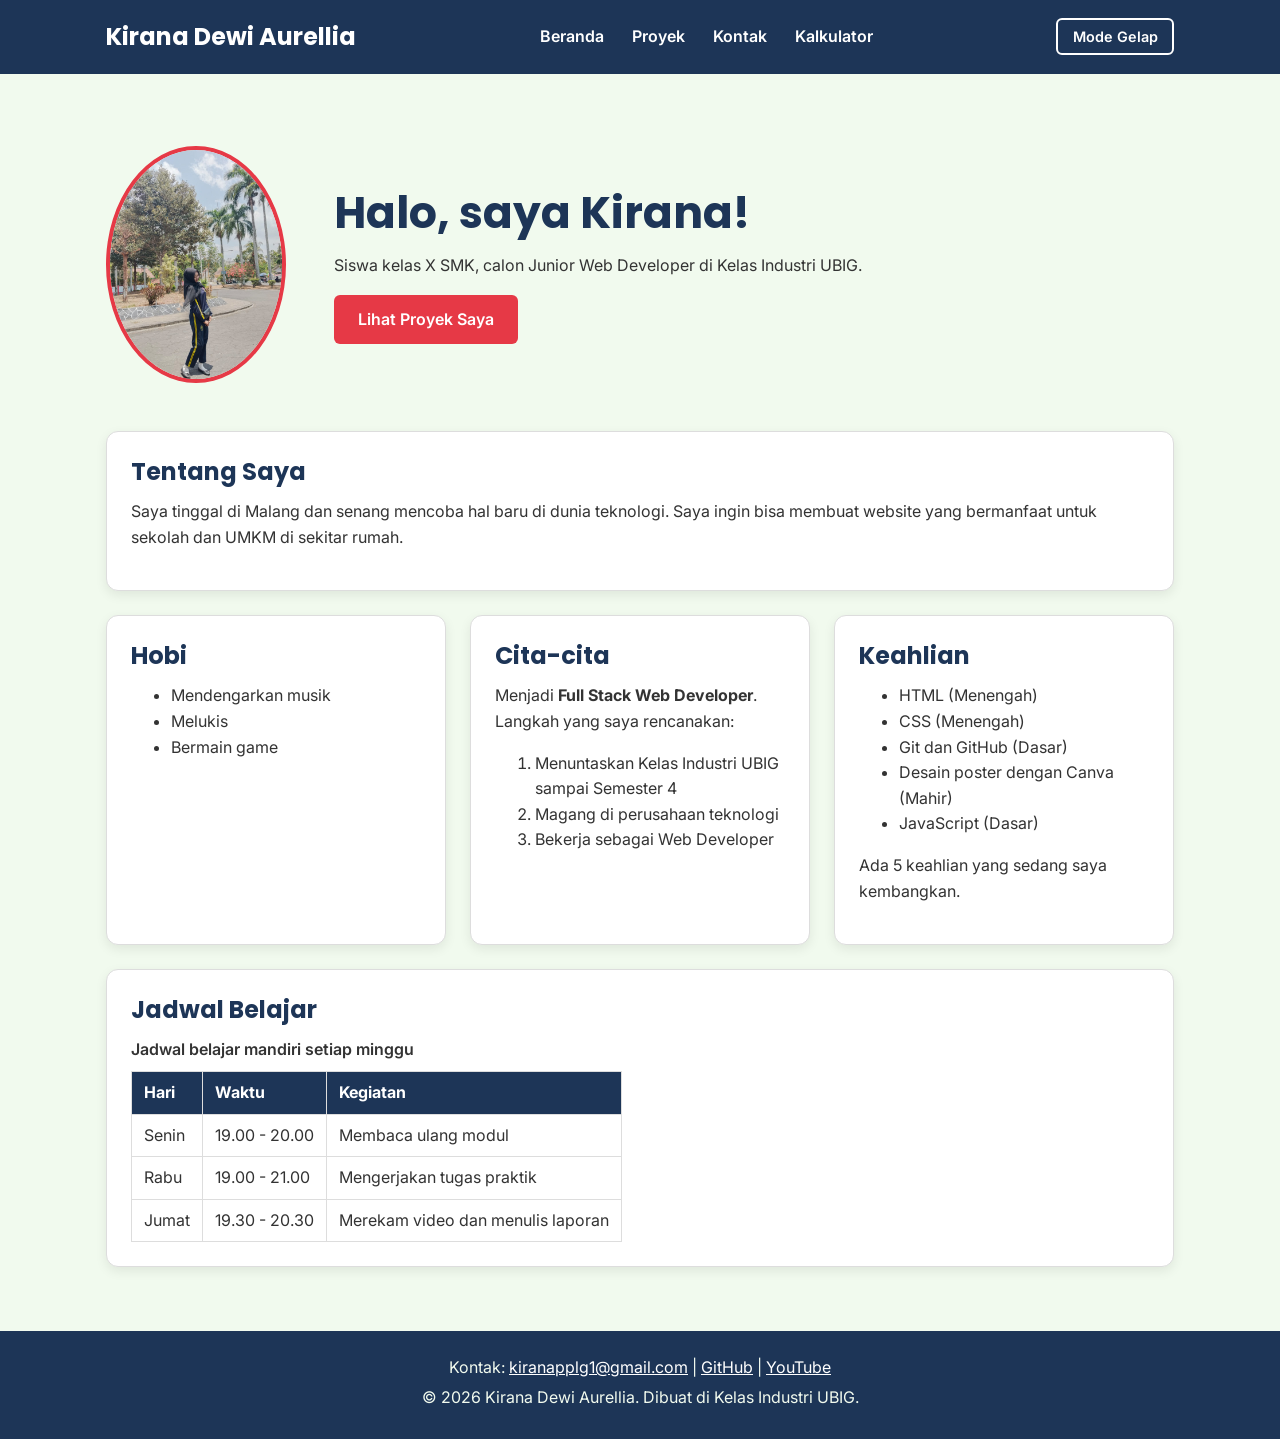
<file: index.html>
<!DOCTYPE html>
<html lang="id">

<head>
  <meta charset="UTF-8">
  <meta name="viewport" content="width=device-width, initial-scale=1.0">
  <title>Kirana Dewi Aurellia | Beranda</title>
  <link rel="preconnect" href="https://fonts.googleapis.com">
  <link rel="preconnect" href="https://fonts.gstatic.com" crossorigin>
  <link href="https://fonts.googleapis.com/css2?family=Inter:wght@400;600&family=Poppins:wght@600;700&display=swap"
    rel="stylesheet">
  <link rel="stylesheet" href="css/style.css">
  <script src="js/main.js" defer></script>
</head>

<body>
  <header>
    <div class="container navbar">
      <h1>Kirana Dewi Aurellia</h1>
      <nav class="menu-laptop">
        <ul>
          <li><a href="index.html">Beranda</a></li>
          <li><a href="proyek.html">Proyek</a></li>
          <li><a href="kontak.html">Kontak</a></li>
          <li><a href="kalkulator.html">Kalkulator</a></li>
        </ul>
      </nav>
      <!-- Tantangan: menu ponsel yang bisa dibuka-tutup -->
      <details class="menu-ponsel">
        <summary>Menu</summary>
        <nav>
          <ul>
            <li><a href="index.html">Beranda</a></li>
            <li><a href="proyek.html">Proyek</a></li>
            <li><a href="kontak.html">Kontak</a></li>
            <li><a href="kalkulator.html">Kalkulator</a></li>
          </ul>
        </nav>
      </details>
      <button type="button" id="tombol-tema" class="tombol-tema">Mode Gelap</button>
    </div>
  </header>

  <main>
    <div class="container">
      <section class="hero">
        <img src="img/foto.jpeg" alt="Foto profil Kirana Dewi Aurellia" width="180">
        <div>
          <h2>Halo, saya Kirana!</h2>
          <p>Siswa kelas X SMK, calon Junior Web Developer di Kelas Industri UBIG.</p>
          <a href="proyek.html" class="tombol">Lihat Proyek Saya</a>
        </div>
      </section>

      <section class="kartu">
        <h2>Tentang Saya</h2>
        <p>Saya tinggal di Malang dan senang mencoba hal baru di dunia teknologi. Saya ingin bisa membuat website yang
          bermanfaat untuk sekolah dan UMKM di sekitar rumah.</p>
      </section>

      <div class="daftar-kartu">
        <section class="kartu">
          <h2>Hobi</h2>
          <ul>
            <li>Mendengarkan musik</li>
            <li>Melukis</li>
            <li>Bermain game</li>
          </ul>
        </section>

        <section class="kartu">
          <h2>Cita-cita</h2>
          <p>Menjadi <strong>Full Stack Web Developer</strong>. Langkah yang saya rencanakan:</p>
          <ol>
            <li>Menuntaskan Kelas Industri UBIG sampai Semester 4</li>
            <li>Magang di perusahaan teknologi</li>
            <li>Bekerja sebagai Web Developer</li>
          </ol>
        </section>

        <section class="kartu">
          <h2>Keahlian</h2>
          <ul id="daftar-skill"></ul>
          <p id="jumlah-skill"></p>
        </section>
      </div>

      <section class="kartu">
        <h2>Jadwal Belajar</h2>
        <table>
          <caption>Jadwal belajar mandiri setiap minggu</caption>
          <thead>
            <tr>
              <th>Hari</th>
              <th>Waktu</th>
              <th>Kegiatan</th>
            </tr>
          </thead>
          <tbody>
            <tr>
              <td>Senin</td>
              <td>19.00 - 20.00</td>
              <td>Membaca ulang modul</td>
            </tr>
            <tr>
              <td>Rabu</td>
              <td>19.00 - 21.00</td>
              <td>Mengerjakan tugas praktik</td>
            </tr>
            <tr>
              <td>Jumat</td>
              <td>19.30 - 20.30</td>
              <td>Merekam video dan menulis laporan</td>
            </tr>
          </tbody>
        </table>
      </section>
    </div>
  </main>

  <footer>
    <p>Kontak: <a href="mailto:kiranapplg1@gmail.com">kiranapplg1@gmail.com</a> |
      <a href="https://github.com/kiranadewiaurellia" target="_blank">GitHub</a> |
      <a href="http://www.youtube.com/@kiranapplg1" target="_blank">YouTube</a>
    </p>
    <p>&copy; 2026 Kirana Dewi Aurellia. Dibuat di Kelas Industri UBIG.</p>
  </footer>
</body>

</html>
</file>
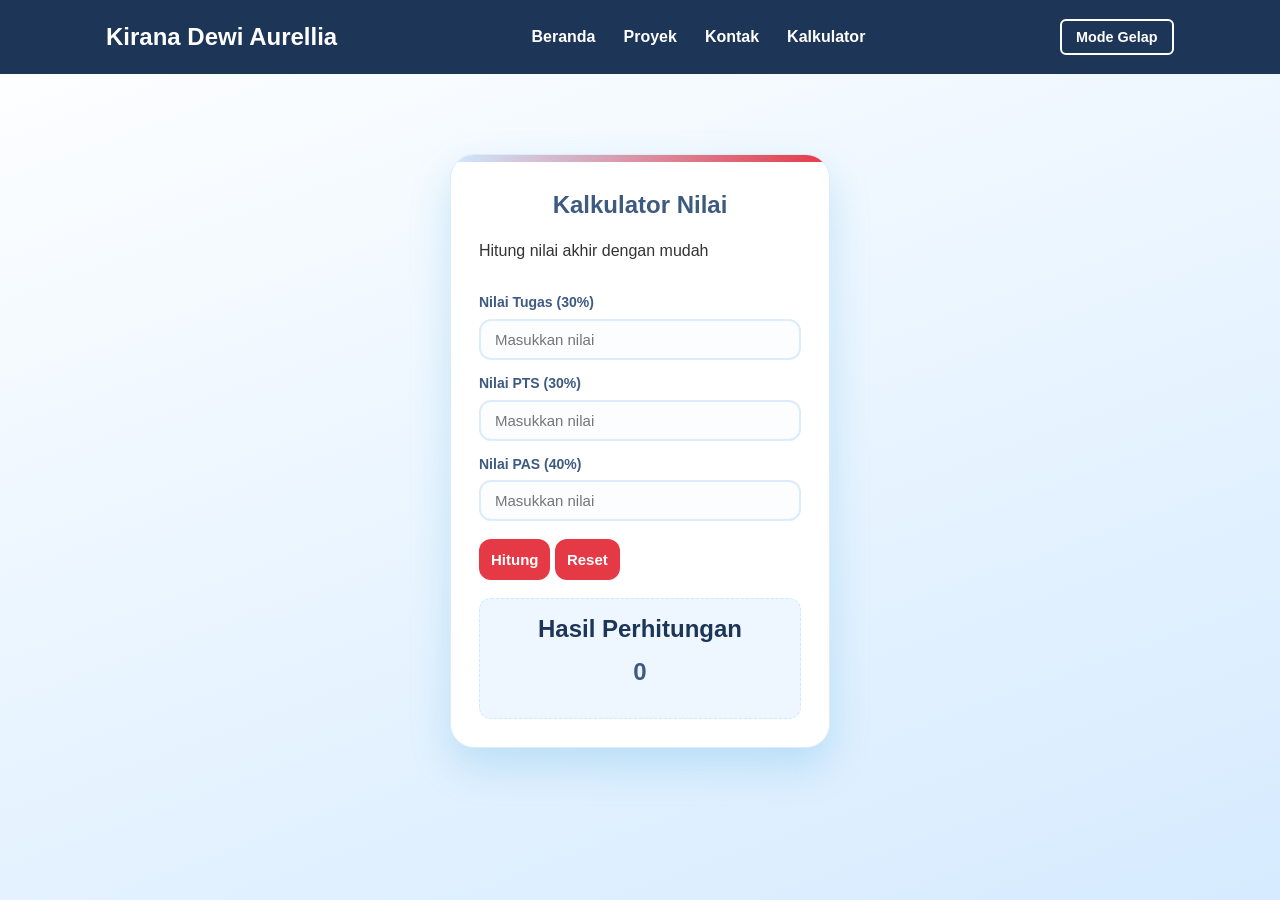
<file: kalkulator.html>
<!DOCTYPE html>
<html lang="id">
<head>
    <meta charset="UTF-8">
    <meta name="viewport" content="width=device-width, initial-scale=1.0">

    <title>Kalkulator Nilai | Kirana</title>

    <link rel="stylesheet" href="css/style.css">
    <link rel="stylesheet" href="css/kalkulator.css">
    <script src="js/main.js" defer></script>
</head>

<body>

    <header>
        <div class="container navbar">
            <h1>Kirana Dewi Aurellia</h1>

            <nav class="menu-laptop">
                <ul>
                    <li><a href="index.html">Beranda</a></li>
                    <li><a href="proyek.html">Proyek</a></li>
                    <li><a href="kontak.html">Kontak</a></li>
                    <li><a href="kalkulator.html">Kalkulator</a></li>
                </ul>
            </nav>
            <button type="button" id="tombol-tema" class="tombol-tema">Mode Gelap</button>
        </div>
    </header>

    <main>
        <section class="kalkulator">

            <h1>Kalkulator Nilai</h1>
            <p class="subtitle">Hitung nilai akhir dengan mudah</p>

            <div class="form-group">
                <label>Nilai Tugas (30%)</label>
                <input type="number" id="tugas" placeholder="Masukkan nilai">
            </div>

            <div class="form-group">
                <label>Nilai PTS (30%)</label>
                <input type="number" id="pts" placeholder="Masukkan nilai">
            </div>

            <div class="form-group">
                <label>Nilai PAS (40%)</label>
                <input type="number" id="pas" placeholder="Masukkan nilai">
            </div>

            <div class="button-group">
                <button onclick="hitungNilai()">Hitung</button>
                <button class="reset" onclick="resetNilai()">Reset</button>
            </div>

            <div id="hasil" class="hasil">
                <h2>Hasil Perhitungan</h2>
                <h1 id="nilaiAkhir">0</h1>
                <p id="predikat"></p>
                <p id="keterangan"></p>
            </div>
        
            </a>

        </section>
    </main>

    <script src="kalkulator.js"></script>

</body>
</html>
</file>
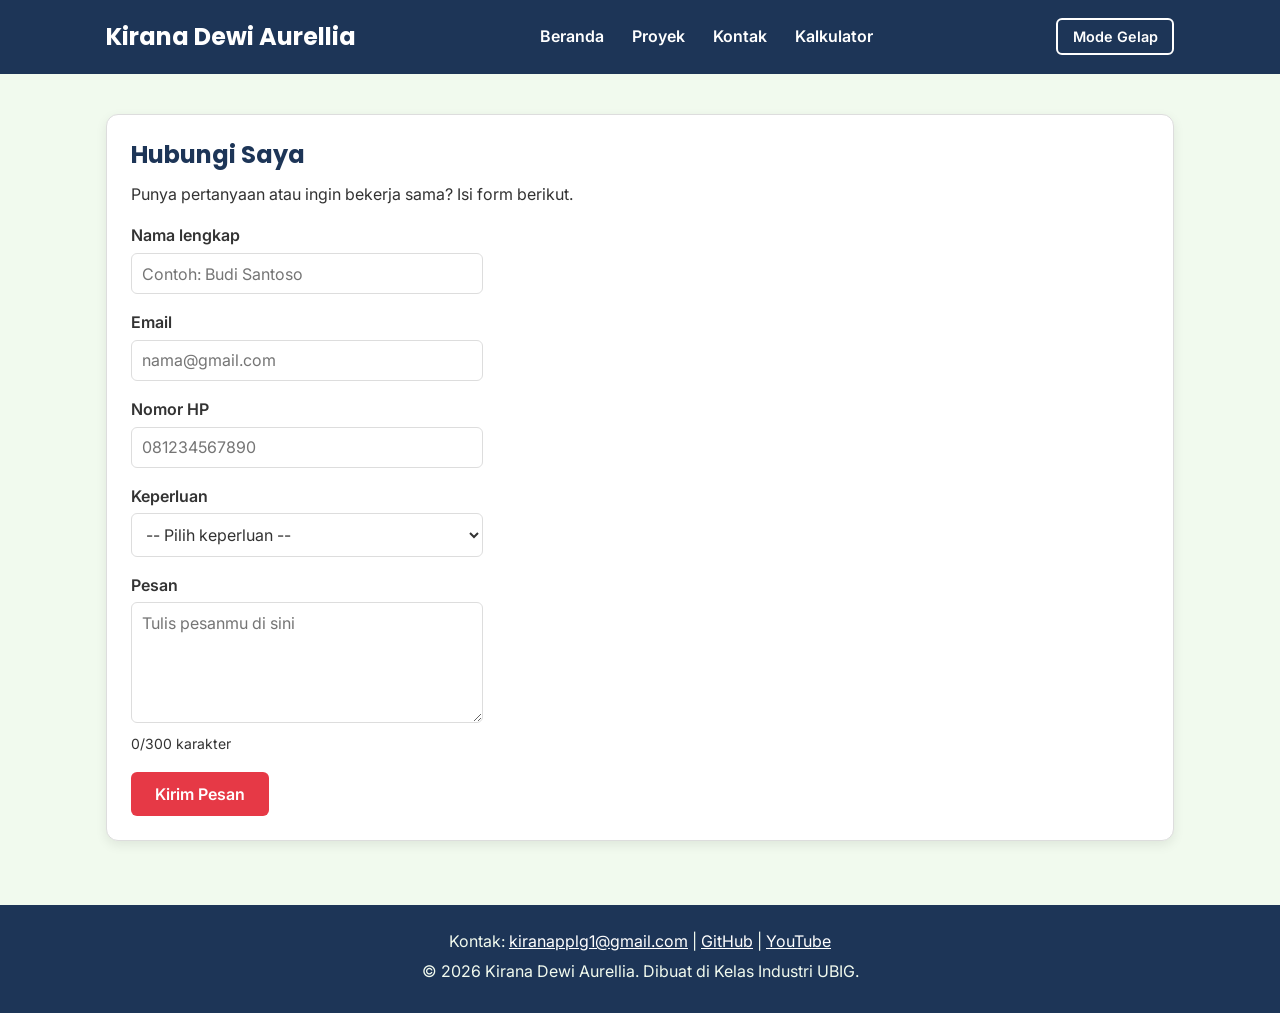
<file: kontak.html>
<!DOCTYPE html>
<html lang="id">

<head>
  <meta charset="UTF-8">
  <meta name="viewport" content="width=device-width, initial-scale=1.0">
  <title>Kirana Dewi Aurellia | Kontak</title>
  <link rel="preconnect" href="https://fonts.googleapis.com">
  <link rel="preconnect" href="https://fonts.gstatic.com" crossorigin>
  <link href="https://fonts.googleapis.com/css2?family=Inter:wght@400;600&family=Poppins:wght@600;700&display=swap"
    rel="stylesheet">
  <link rel="stylesheet" href="css/style.css">
  <script src="js/main.js" defer></script>
</head>

<body>
  <header>
    <div class="container navbar">
      <h1>Kirana Dewi Aurellia</h1>
      <nav class="menu-laptop">
        <ul>
          <li><a href="index.html">Beranda</a></li>
          <li><a href="proyek.html">Proyek</a></li>
          <li><a href="kontak.html">Kontak</a></li>
          <li><a href="kalkulator.html">Kalkulator</a></li>
        </ul>
      </nav>
      <!-- Tantangan: menu ponsel yang bisa dibuka-tutup -->
      <details class="menu-ponsel">
        <summary>Menu</summary>
        <nav>
          <ul>
            <li><a href="index.html">Beranda</a></li>
            <li><a href="proyek.html">Proyek</a></li>
            <li><a href="kontak.html">Kontak</a></li>
            <li><a href="kalkulator.html">Kalkulator</a></li>
          </ul>
        </nav>
      </details>
      <button type="button" id="tombol-tema" class="tombol-tema">Mode Gelap</button>
    </div>
  </header>

  <main>
    <div class="container">
      <section class="kartu">
        <h2>Hubungi Saya</h2>
        <p>Punya pertanyaan atau ingin bekerja sama? Isi form berikut.</p>

        <form>
          <p>
            <label for="nama">Nama lengkap</label><br>
            <input type="text" id="nama" name="nama" placeholder="Contoh: Budi Santoso" required>
          </p>
          <p>
            <label for="email">Email</label><br>
            <input type="email" id="email" name="email" placeholder="nama@gmail.com" required>
          </p>
          <p>
            <label for="hp">Nomor HP</label><br>
            <input type="tel" id="hp" name="hp" placeholder="081234567890" required>
          </p>
          <p>
            <label for="keperluan">Keperluan</label><br>
            <select id="keperluan" name="keperluan" required>
              <option value="">-- Pilih keperluan --</option>
              <option value="bertanya">Bertanya</option>
              <option value="kerja-sama">Kerja sama proyek</option>
              <option value="lainnya">Lainnya</option>
            </select>
          </p>
          <p>
            <label for="pesan">Pesan</label><br>
            <textarea id="pesan" name="pesan" rows="5" cols="40" maxlength="300" placeholder="Tulis pesanmu di sini"
              required></textarea><br>
            <span id="hitung-karakter" class="keterangan">0/300 karakter</span>
          </p>
          <button type="submit">Kirim Pesan</button>
        </form>
      </section>
    </div>
  </main>

  <footer>
    <p>Kontak: <a href="mailto:kiranapplg1@gmail.com">kiranapplg1@gmail.com</a> |
      <a href="https://github.com/kiranadewiaurellia" target="_blank">GitHub</a> |
      <a href="http://www.youtube.com/@kiranapplg1" target="_blank">YouTube</a>
    </p>
    <p>&copy; 2026 Kirana Dewi Aurellia. Dibuat di Kelas Industri UBIG.</p>
  </footer>
</body>

</html>
</file>
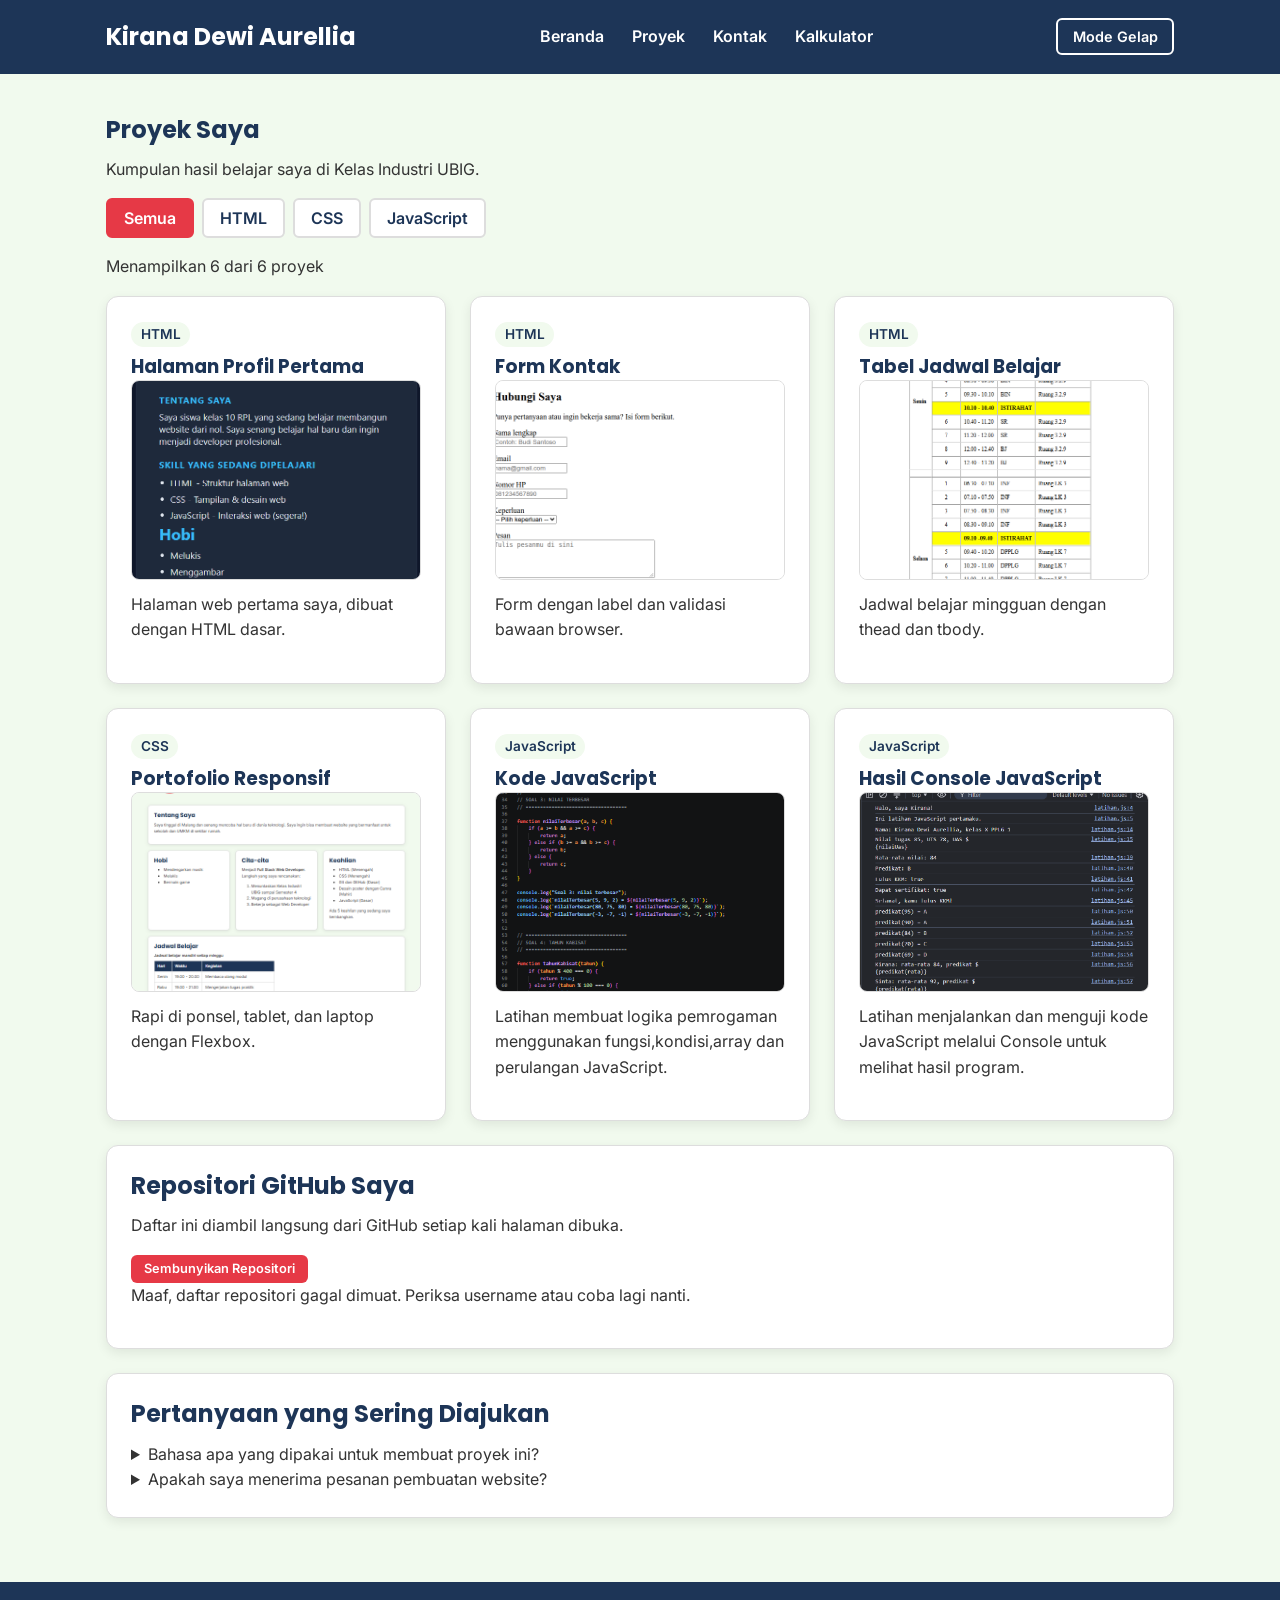
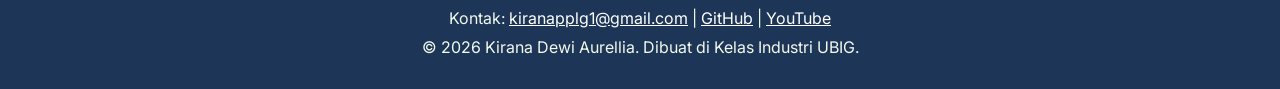
<file: proyek.html>
<!DOCTYPE html>
<html lang="id">

<head>
  <meta charset="UTF-8">
  <meta name="viewport" content="width=device-width, initial-scale=1.0">
  <title>Kirana Dewi Aurellia | Proyek</title>
  <link rel="preconnect" href="https://fonts.googleapis.com">
  <link rel="preconnect" href="https://fonts.gstatic.com" crossorigin>
  <link href="https://fonts.googleapis.com/css2?family=Inter:wght@400;600&family=Poppins:wght@600;700&display=swap"
    rel="stylesheet">
  <link rel="stylesheet" href="css/style.css">
  <script src="js/main.js" defer></script>
</head>

<body>
  <header>
    <div class="container navbar">
      <h1>Kirana Dewi Aurellia</h1>
      <nav class="menu-laptop">
        <ul>
          <li><a href="index.html">Beranda</a></li>
          <li><a href="proyek.html">Proyek</a></li>
          <li><a href="kontak.html">Kontak</a></li>
          <li><a href="kalkulator.html">Kalkulator</a></li>
        </ul>
      </nav>
      <!-- Tantangan: menu ponsel yang bisa dibuka-tutup -->
      <details class="menu-ponsel">
        <summary>Menu</summary>
        <nav>
          <ul>
            <li><a href="index.html">Beranda</a></li>
            <li><a href="proyek.html">Proyek</a></li>
            <li><a href="kontak.html">Kontak</a></li>
            <li><a href="kalkulator.html">Kalkulator</a></li>
          </ul>
        </nav>
      </details>
      <button type="button" id="tombol-tema" class="tombol-tema">Mode Gelap</button>
    </div>
  </header>

  <main>
    <div class="container">
      <section>
        <h2>Proyek Saya</h2>
        <p>Kumpulan hasil belajar saya di Kelas Industri UBIG.</p>

        <div class="filter">
          <button type="button" class="tombol-filter aktif" id="filter-semua">Semua</button>
          <button type="button" class="tombol-filter" id="filter-html">HTML</button>
          <button type="button" class="tombol-filter" id="filter-css">CSS</button>
          <button type="button" class="tombol-filter" id="filter-javascript">JavaScript</button>
        </div>
        <p id="jumlah-proyek"></p>
        <div class="daftar-kartu" id="daftar-proyek"></div>
      </section>
      <section class="kartu">
        <h2>Repositori GitHub Saya</h2>
        <p>Daftar ini diambil langsung dari GitHub setiap kali halaman dibuka.</p>
        <button type="button" id="tombol-repo" class="tombol-kecil">Sembunyikan Repositori</button>
        <p id="status-repo"></p>
        <ul id="daftar-repo"></ul>
      </section>
      <!-- FAQ dengan details dan summary -->
      <section class="kartu">
        <h2>Pertanyaan yang Sering Diajukan</h2>
        <details>
          <summary>Bahasa apa yang dipakai untuk membuat proyek ini?</summary>
          <p>Proyek di halaman ini dibuat dengan HTML, CSS, dan JavaScript. Pilih tombol kategori di atas untuk melihat
            proyek per bahasa.</p>
        </details>
        <details>
          <summary>Apakah saya menerima pesanan pembuatan website?</summary>
          <p>Belum, saya masih belajar. Namun kamu tetap boleh menghubungi saya melalui halaman Kontak.</p>
        </details>
      </section>
    </div>
  </main>

  <footer>
    <p>Kontak: <a href="mailto:kiranapplg1@gmail.com">kiranapplg1@gmail.com</a> |
      <a href="https://github.com/kiranadewiaurellia" target="_blank">GitHub</a> |
      <a href="http://www.youtube.com/@kiranapplg1" target="_blank">YouTube</a>
    </p>
    <p>&copy; 2026 Kirana Dewi Aurellia. Dibuat di Kelas Industri UBIG.</p>
  </footer>
</body>

</html>
</file>
<file: css/style.css>
/* Gaya portofolio Kirana Dewi Aurellia
   Palet: #1D3557, #E63946, #F1FAEE
   Tata letak: Responsive */

/* 1. Reset */
* {
  box-sizing: border-box;
  margin: 0;
}

img {
  max-width: 100%;
  height: auto;
}

/* 2. Variabel warna */
:root {
  --warna-utama: #1D3557;
  --warna-judul: #1D3557;
  --warna-aksen: #E63946;
  --warna-tautan: #E63946;
  --warna-latar: #F1FAEE;
  --warna-teks: #333333;
  --warna-kartu: #FFFFFF;
  --warna-garis: #DDDDDD;
}

body {
  font-family: "Inter", Arial, sans-serif;
  font-size: 1rem;
  line-height: 1.6;
  color: var(--warna-teks);
  background-color: var(--warna-latar);
}

h1, h2, h3 {
  font-family: "Poppins", Arial, sans-serif;
  color: var(--warna-judul);
  line-height: 1.3;
}

h2 {
  margin-bottom: 0.75rem;
}

p, ul, ol {
  margin-bottom: 1rem;
}

a {
  color: var(--warna-tautan);
}

/* 3. Wadah, header, dan menu */
.container {
  max-width: 1100px;
  margin: 0 auto;
  padding: 0 1rem;
}

header {
  background-color: var(--warna-utama);
  color: #FFFFFF;
  padding: 1rem 0;
}

header h1 {
  color: #FFFFFF;
  font-size: 1.5rem;
}

.navbar {
  display: flex;
  flex-wrap: wrap;
  justify-content: space-between;
  align-items: center;
  gap: 0.5rem;
}

nav ul {
  display: flex;
  flex-wrap: wrap;
  gap: 0.25rem;
  padding: 0;
  margin: 0;
  list-style: none;
}

nav a {
  display: inline-block;
  padding: 0.5rem 0.75rem;
  border-radius: 6px;
  color: #FFFFFF;
  font-weight: 600;
  text-decoration: none;
}

/* Menu navigasi */
.menu-laptop {
  display: block;
}

.menu-ponsel {
  display: none;
}

.menu-ponsel summary {
  padding: 0.5rem 0.75rem;
  border: 1px solid #FFFFFF;
  border-radius: 6px;
  font-weight: 600;
  cursor: pointer;
}

.menu-ponsel ul {
  flex-direction: column;
  margin-top: 0.5rem;
}

/* 4. Isi utama, hero, dan kartu */
main {
  padding: 1.5rem 0;
}

.hero {
  display: flex;
  flex-direction: column;
  align-items: center;
  gap: 1.5rem;
  padding: 1rem 0 2rem;
  text-align: center;
}

.hero img {
  border: 4px solid var(--warna-aksen);
  border-radius: 50%;
}

.hero h2 {
  font-size: 2rem;
}

.tombol {
  display: inline-block;
  padding: 0.75rem 1.5rem;
  border-radius: 6px;
  background-color: var(--warna-aksen);
  color: #FFFFFF;
  font-weight: 600;
  text-decoration: none;
}

.kartu {
  background-color: var(--warna-kartu);
  padding: 1rem;
  margin-bottom: 1.5rem;
  border: 1px solid var(--warna-garis);
  border-radius: 12px;
  box-shadow: 0 4px 12px rgba(0, 0, 0, 0.08);
}

.kartu img 
{
  display: block;
  width: 100%;
  height: 200px;
  object-fit: cover;
  margin-bottom: 0.75rem;
}

.daftar-kartu {
  display: flex;
  flex-wrap: wrap;
  gap: 1.5rem;
  margin-bottom: 1.5rem;
}

.daftar-kartu .kartu {
  flex: 1 1 280px;
  margin-bottom: 0;
}

article img {
  border-radius: 8px;
  border: 1px solid var(--warna-garis);
}

/* 5. Tabel */
table {
  border-collapse: collapse;
}

caption {
  font-weight: 600;
  text-align: left;
  margin-bottom: 0.5rem;
}

th, td {
  border: 1px solid var(--warna-garis);
  padding: 0.5rem 0.75rem;
  text-align: left;
}

th {
  background-color: var(--warna-utama);
  color: #FFFFFF;
}

/* 6. Form */
label {
  font-weight: 600;
}

input, select, textarea {
  width: 100%;
  max-width: 22rem;
  padding: 0.6rem;
  margin-top: 0.25rem;
  border: 1px solid var(--warna-garis);
  border-radius: 6px;
  font-family: inherit;
  font-size: 1rem;
  background-color: var(--warna-kartu);
  color: var(--warna-teks);
}

button {
  padding: 0.75rem 1.5rem;
  border: none;
  border-radius: 6px;
  background-color: var(--warna-aksen);
  color: #FFFFFF;
  font-family: inherit;
  font-size: 1rem;
  font-weight: 600;
  cursor: pointer;
}

.keterangan {
  font-size: 0.875rem;
}

/* 7. Footer */
footer {
  background-color: var(--warna-utama);
  color: #F1FAEE;
  text-align: center;
  padding: 1.5rem;
}

footer p {
  margin-bottom: 0.25rem;
}

footer a {
  color: #FFFFFF;
}

/* 8. Tablet */
@media (min-width: 768px) {
  .menu-laptop {
    display: block;
  }

  .menu-ponsel {
    display: none;
  }

  .hero {
    flex-direction: row;
    padding: 2rem 0 3rem;
    text-align: left;
  }

  .kartu {
    padding: 1.5rem;
  }
}

/* 9. Laptop */
@media (min-width: 1024px) {
  main {
    padding: 2.5rem 0;
  }

  .hero {
    gap: 3rem;
  }

  .hero h2 {
    font-size: 2.75rem;
  }
}

/* 10. Tombol tema, filter, dan label */
.tombol-tema {
  padding: 0.5rem 0.9rem;
  border: 2px solid #FFFFFF;
  background-color: transparent;
  font-size: 0.9rem;
}

.filter {
  display: flex;
  flex-wrap: wrap;
  gap: 0.5rem;
  margin-bottom: 1rem;
}

.tombol-filter {
  padding: 0.5rem 1rem;
  border: 2px solid var(--warna-garis);
  background-color: var(--warna-kartu);
  color: var(--warna-judul);
}

.tombol-filter.aktif {
  background-color: var(--warna-aksen);
  border-color: var(--warna-aksen);
  color: #FFFFFF;
}

.label {
  display: inline-block;
  padding: 0.1rem 0.6rem;
  margin-bottom: 0.5rem;
  border-radius: 999px;
  background-color: var(--warna-latar);
  color: var(--warna-judul);
  font-size: 0.85rem;
  font-weight: 600;
}

/* 11. Tema gelap */
body.gelap {
  --warna-utama: #0B1526;
  --warna-judul: #A8DADC;
  --warna-tautan: #FF8A8A;
  --warna-latar: #121A24;
  --warna-teks: #E3E8EE;
  --warna-kartu: #1C2836;
  --warna-garis: #34465A;
}

.tombol-kecil{
  padding: 0.4rem 0.8rem;
  border: none;
  border-radius: 6px;
  background-color: var(--warna-aksen);
  color: #FFFFFF;
  font-family: inherit;
  font-size: 0.8rem;
  font-weight: 600;
  cursor: pointer;
}

.tersembunyi {
  display: none;
}
</file>
<file: css/kalkulator.css>
/* ===== WARNA MODE TERANG (default) - GANTI WARNA DI SINI ===== */
:root {
  --biru: #E63946;          /* tombol dan fokus input */
  --biru-gelap: #1d82b5;    /* tombol saat disorot */
  --biru-muda: #cfe8ff;     /* garis atas dan border */
  --teks: #3d5a80;          /* judul, label, teks hasil */
  --kotak: #ffffff;         /* latar kotak kalkulator */
  --hasil: #eef7ff;         /* latar kotak hasil */
  --input-bg: #fbfdff;      /* latar kolom input */
  --border: #dcecfb;        /* border kotak dan input */
  --bayangan: rgba(43, 159, 214, 0.22);
  --latar-1: #ffffff;       /* gradasi latar halaman */
  --latar-2: #eaf5ff;
  --latar-3: #d6ebff;
}

/* ===== WARNA MODE GELAP =====
   Sesuaikan selector dengan yang dipakai main.js kamu
   (misalnya document.body.classList.toggle("dark")).
   Selector yang tidak dipakai boleh dibiarkan. */
body.dark,
body.dark-mode,
body.mode-gelap,
body.gelap,
[data-theme="dark"] {
  --biru: #E63946;
  --biru-gelap: #E63946;
  --biru-muda: #2a4a66;
  --teks: #dbe9f7;
  --kotak: #1b2636;
  --hasil: #223247;
  --input-bg: #141d2b;
  --border: #2d4057;
  --bayangan: rgba(0, 0, 0, 0.45);
  --latar-1: #0d1520;
  --latar-2: #121c2a;
  --latar-3: #172436;
}

/* Latar halaman */
body {
  background: linear-gradient(160deg, var(--latar-1) 0%, var(--latar-2) 50%, var(--latar-3) 100%);
  min-height: 100vh;
  transition: background 0.3s;
}

/* ===== KOTAK KALKULATOR ===== */
.kalkulator {
  position: relative;
  overflow: hidden;
  width: calc(100% - 40px);
  max-width: 380px;
  margin: 40px auto;
  background: var(--kotak);
  padding: 34px 28px 28px;
  border-radius: 24px;
  border: 1px solid var(--border);
  box-shadow: 0 18px 40px var(--bayangan);
  display: flex;
  flex-direction: column;
  gap: 10px;
  transition: background 0.3s, border-color 0.3s;
}

/* Garis gradasi di atas kotak */
.kalkulator::before {
  content: "";
  position: absolute;
  top: 0;
  left: 0;
  width: 100%;
  height: 7px;
  background: linear-gradient(90deg, var(--biru-muda), var(--biru));
}

.kalkulator h1 {
  font-size: 24px;
  text-align: center;
  margin-bottom: 8px;
  color: var(--teks);
}

.kalkulator label {
  font-weight: 600;
  font-size: 14px;
  color: var(--teks);
}

/* ===== INPUT ===== */
.kalkulator input {
  width: 100%;
  padding: 10px 14px;
  border: 2px solid var(--border);
  border-radius: 12px;
  background: var(--input-bg);
  color: var(--teks);
  font-size: 15px;
  transition: border-color 0.2s, box-shadow 0.2s;
}

.kalkulator input:focus {
  outline: none;
  border-color: var(--biru);
  box-shadow: 0 0 0 4px var(--bayangan);
}

/* ===== TOMBOL ===== */
.kalkulator button {
  margin-top: 8px;
  padding: 12px;
  background: var(--biru);
  color: #ffffff;
  border: none;
  border-radius: 12px;
  font-size: 15px;
  font-weight: 600;
  cursor: pointer;
  transition: transform 0.2s, box-shadow 0.2s, background 0.2s;
}

.kalkulator button:hover {
  background: var(--biru-gelap);
  transform: translateY(-2px);
  box-shadow: 0 8px 18px var(--bayangan);
}

.kalkulator button:active {
  transform: scale(0.97);
}

/* ===== KOTAK HASIL ===== */
#hasil {
  margin-top: 8px;
  padding: 14px;
  background: var(--hasil);
  border: 1px dashed var(--biru-muda);
  border-radius: 12px;
  text-align: center;
  font-weight: 600;
  color: var(--teks);
}

#hasil:empty {
  display: none;
}

/* ===== LINK KEMBALI ===== */
.kembali {
  display: block;
  margin-top: 12px;
  text-align: center;
  font-size: 14px;
  text-decoration: none;
  color: var(--teks);
}

.kembali:hover {
  text-decoration: underline;
}
</file>
